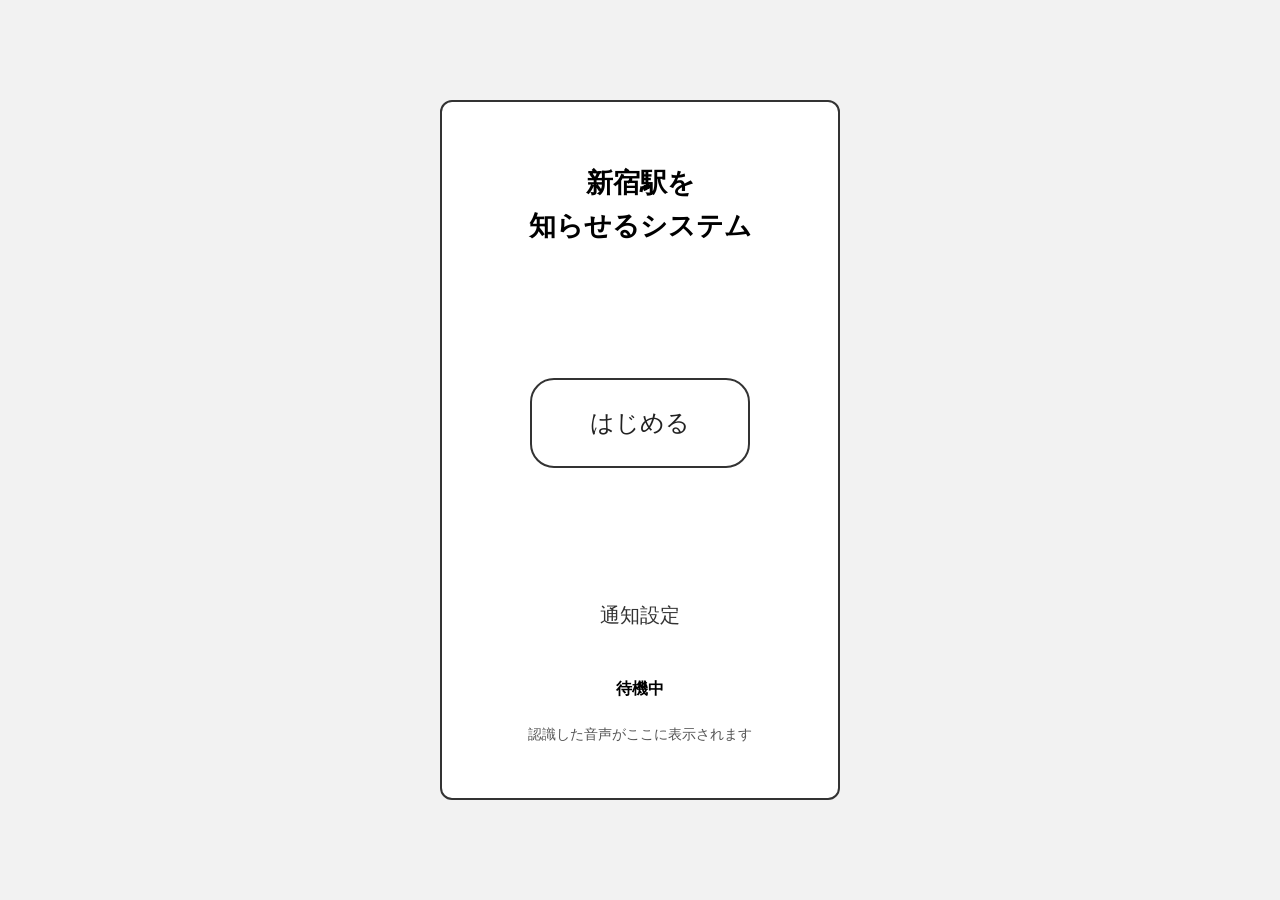
<file: myapp(flask#U306a#U3057#U7248)/index.html>
<!DOCTYPE html>
<html lang="ja">
<head>
    <meta charset="UTF-8">
    <meta name="viewport" content="width=device-width, initial-scale=1.0">
    <title>新宿駅をしらせるシステム</title>
    <link rel="stylesheet" href="static/style.css">
</head>
<body>

    <main class="app-screen">

        <h1>新宿駅を<br>知らせるシステム</h1>

        <div class="start-area">
            <button type="button" id="startButton" class="start-button">
                はじめる
            </button>
        </div>

        <div class="settings-area">
            <a href="notification.html" class="settings-button">
                通知設定
            </a>
        </div>

        <!-- 音声認識の状態 -->
        <p id="status">待機中</p>

        <!-- 認識した音声を表示 -->
        <p id="result">認識した音声がここに表示されます</p>

    </main>

    <!-- JavaScriptを読み込む -->
    <script src="static/script.js"></script>

</body>
</html>
</file>
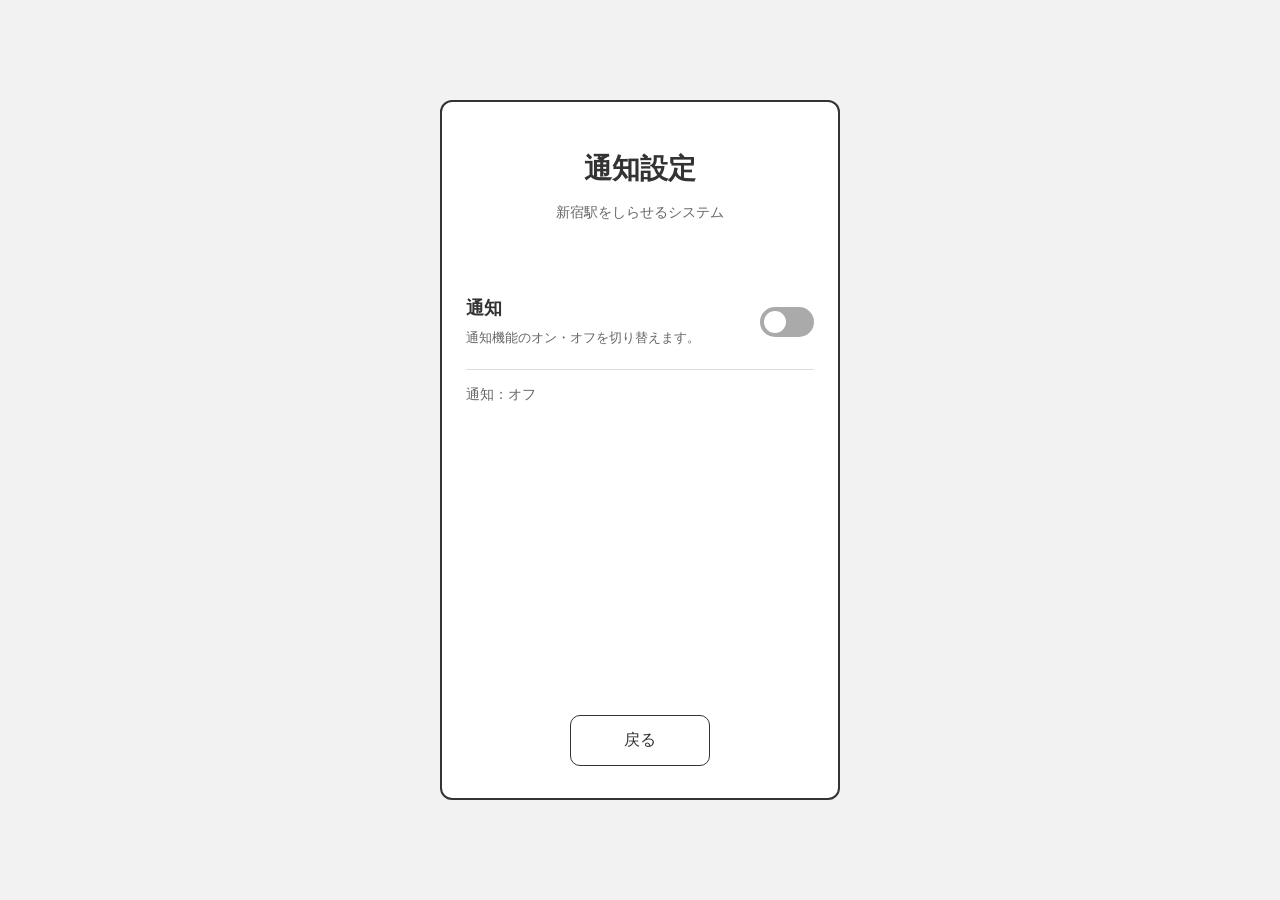
<file: myapp(flask#U306a#U3057#U7248)/notification.html>
<!DOCTYPE html>
<html lang="ja">
<head>
    <meta charset="UTF-8">
    <meta name="viewport" content="width=device-width, initial-scale=1.0">
    <title>通知設定</title>
    <link rel="stylesheet" href="static/notification.css">
</head>
<body>

    <main class="app-screen">

        <header class="page-header">
            <h1>通知設定</h1>
            <p>新宿駅をしらせるシステム</p>
        </header>

        <section class="settings-list" aria-label="通知に関する設定">

            <div class="setting-item">
                <div class="setting-info">
                    <h2>通知</h2>
                    <p>通知機能のオン・オフを切り替えます。</p>
                </div>

                <label class="toggle">
                    <input
                        type="checkbox"
                        id="notificationToggle"
                        aria-label="通知を有効にする"
                    >
                    <span class="toggle-slider"></span>
                </label>
            </div>

            <p
                id="notificationStatus"
                class="status-text"
                aria-live="polite"
            >
                通知：オフ
            </p>

        </section>

        <footer class="page-footer">
            <a href="index.html" class="back-button">
                戻る
            </a>
        </footer>

    </main>

    <script src="static/notification.js"></script>

</body>
</html>
</file>
<file: myapp(flask#U306a#U3057#U7248)/static/style.css>
/* ページ全体 */
* {
    box-sizing: border-box;
}

body {
    margin: 0;
    min-height: 100vh;
    display: flex;
    justify-content: center;
    align-items: center;
    background-color: #f2f2f2;
    font-family: sans-serif;
}

/* スマホ画面の外枠 */
.app-screen {
    width: 100%;
    max-width: 400px;
    min-height: 700px;
    padding: 40px 24px;
    border: 2px solid #333;
    border-radius: 12px;
    background-color: #fff;

    display: flex;
    flex-direction: column;
    align-items: center;
}

/* タイトル */
h1 {
    margin: 20px 0 0;
    font-size: 27px;
    line-height: 1.6;
    text-align: center;
    font-weight: bold;
}

/* はじめるボタンの配置 */
.start-area {
    margin-top: 130px;
}

/* はじめるボタン */
.start-button {
    width: 220px;
    min-height: 90px;
    border: 2px solid #333;
    border-radius: 24px;
    background-color: #fff;
    color: #222;
    font-size: 24px;
    cursor: pointer;
}

/* ボタンにマウスを乗せたとき */
.start-button:hover {
    background-color: #f0f0f0;
}

/* 通知設定へのリンク */
.settings-area {
    margin-top: auto;
    padding-top: 60px;
    padding-bottom: 20px;
}

.settings-button {
    display: inline-block;
    padding: 10px 20px;
    border: none;
    background: transparent;
    color: #333;
    font-size: 20px;
    text-decoration: none;
    cursor: pointer;
}

.settings-button:hover {
    text-decoration: underline;
}

/* 音声認識の状態・認識結果 */
#status,
#result {
    width: 100%;
    text-align: center;
    overflow-wrap: anywhere;
}

#status {
    margin-top: 20px;
    font-weight: bold;
}

#result {
    margin-top: 10px;
    font-size: 14px;
    color: #555;
}

/* スマートフォン向け：画面サイズに合わせて全画面表示 */
@media (max-width: 600px), (max-height: 500px) and (pointer: coarse) {
    body {
        min-height: 100dvh;
        align-items: stretch;
    }

    .app-screen {
        width: 100%;
        max-width: none;
        min-height: 100vh;
        min-height: 100dvh;
        padding: clamp(24px, 6vh, 40px) clamp(18px, 6vw, 24px);
        border: 0;
        border-radius: 0;
    }

    h1 {
        font-size: clamp(23px, 6vw, 27px);
    }

    .start-area {
        margin-top: clamp(64px, 18vh, 130px);
    }

    .start-button {
        width: min(220px, 80vw);
        min-height: clamp(72px, 12vh, 90px);
        font-size: clamp(20px, 5.5vw, 24px);
    }

    .settings-area {
        padding-top: 32px;
    }
}
</file>
<file: myapp(flask#U306a#U3057#U7248)/static/notification.css>
* {
    box-sizing: border-box;
}

body {
    margin: 0;
    min-height: 100vh;
    display: flex;
    justify-content: center;
    align-items: center;
    background-color: #f2f2f2;
    font-family: sans-serif;
    color: #333;
}

.app-screen {
    width: 100%;
    max-width: 400px;
    min-height: 700px;
    padding: 32px 24px;
    border: 2px solid #333;
    border-radius: 12px;
    background-color: #fff;
    display: flex;
    flex-direction: column;
}

.page-header {
    text-align: center;
    margin-bottom: 40px;
}

.page-header h1 {
    font-size: 28px;
    margin: 16px 0;
}

.page-header p {
    font-size: 14px;
    color: #666;
}

/* 設定項目 */
.settings-list {
    width: 100%;
}

.setting-item {
    display: flex;
    align-items: center;
    justify-content: space-between;
    gap: 16px;
    padding: 20px 0;
    border-bottom: 1px solid #ddd;
}

.setting-info {
    flex: 1;
}

.setting-info h2 {
    font-size: 18px;
    margin: 0 0 8px;
}

.setting-info p {
    font-size: 13px;
    line-height: 1.6;
    margin: 0;
    color: #666;
}

/* オン・オフのスイッチ */
.toggle {
    position: relative;
    display: inline-block;
    flex-shrink: 0;
    width: 54px;
    height: 30px;
}

.toggle input {
    width: 1px;
    height: 1px;
    position: absolute;
    opacity: 0;
}

.toggle-slider {
    position: absolute;
    inset: 0;
    background-color: #aaa;
    border-radius: 30px;
    cursor: pointer;
    transition: background-color 0.2s;
}

.toggle-slider::before {
    content: "";
    position: absolute;
    width: 22px;
    height: 22px;
    left: 4px;
    top: 4px;
    background-color: white;
    border-radius: 50%;
    transition: transform 0.2s;
}

.toggle input:checked + .toggle-slider {
    background-color: #2878d0;
}

.toggle input:checked + .toggle-slider::before {
    transform: translateX(24px);
}

.toggle input:focus-visible + .toggle-slider {
    outline: 3px solid #80bfff;
    outline-offset: 3px;
}

.status-text {
    font-size: 14px;
    margin-top: 16px;
    color: #666;
}

/* 戻るボタン */
.page-footer {
    margin-top: auto;
    padding-top: 40px;
    display: flex;
    justify-content: center;
}

.back-button {
    display: inline-block;
    min-width: 140px;
    padding: 14px 24px;
    text-align: center;
    text-decoration: none;
    color: #333;
    border: 1px solid #333;
    border-radius: 10px;
    background-color: #fff;
    font-size: 16px;
}

.back-button:hover {
    background-color: #eee;
}

/* スマートフォン向け：画面サイズに合わせて全画面表示 */
@media (max-width: 600px), (max-height: 500px) and (pointer: coarse) {
    body {
        min-height: 100dvh;
        align-items: stretch;
    }

    .app-screen {
        width: 100%;
        max-width: none;
        min-height: 100vh;
        min-height: 100dvh;
        padding: clamp(24px, 6vh, 32px) clamp(18px, 6vw, 24px);
        border: 0;
        border-radius: 0;
    }

    .page-header {
        margin-bottom: clamp(24px, 6vh, 40px);
    }

    .page-header h1 {
        font-size: clamp(24px, 6vw, 28px);
    }

    .setting-item {
        gap: 12px;
        padding: clamp(16px, 4vh, 20px) 0;
    }

    .page-footer {
        padding-top: 28px;
        padding-bottom: max(8px, env(safe-area-inset-bottom));
    }
}
</file>
